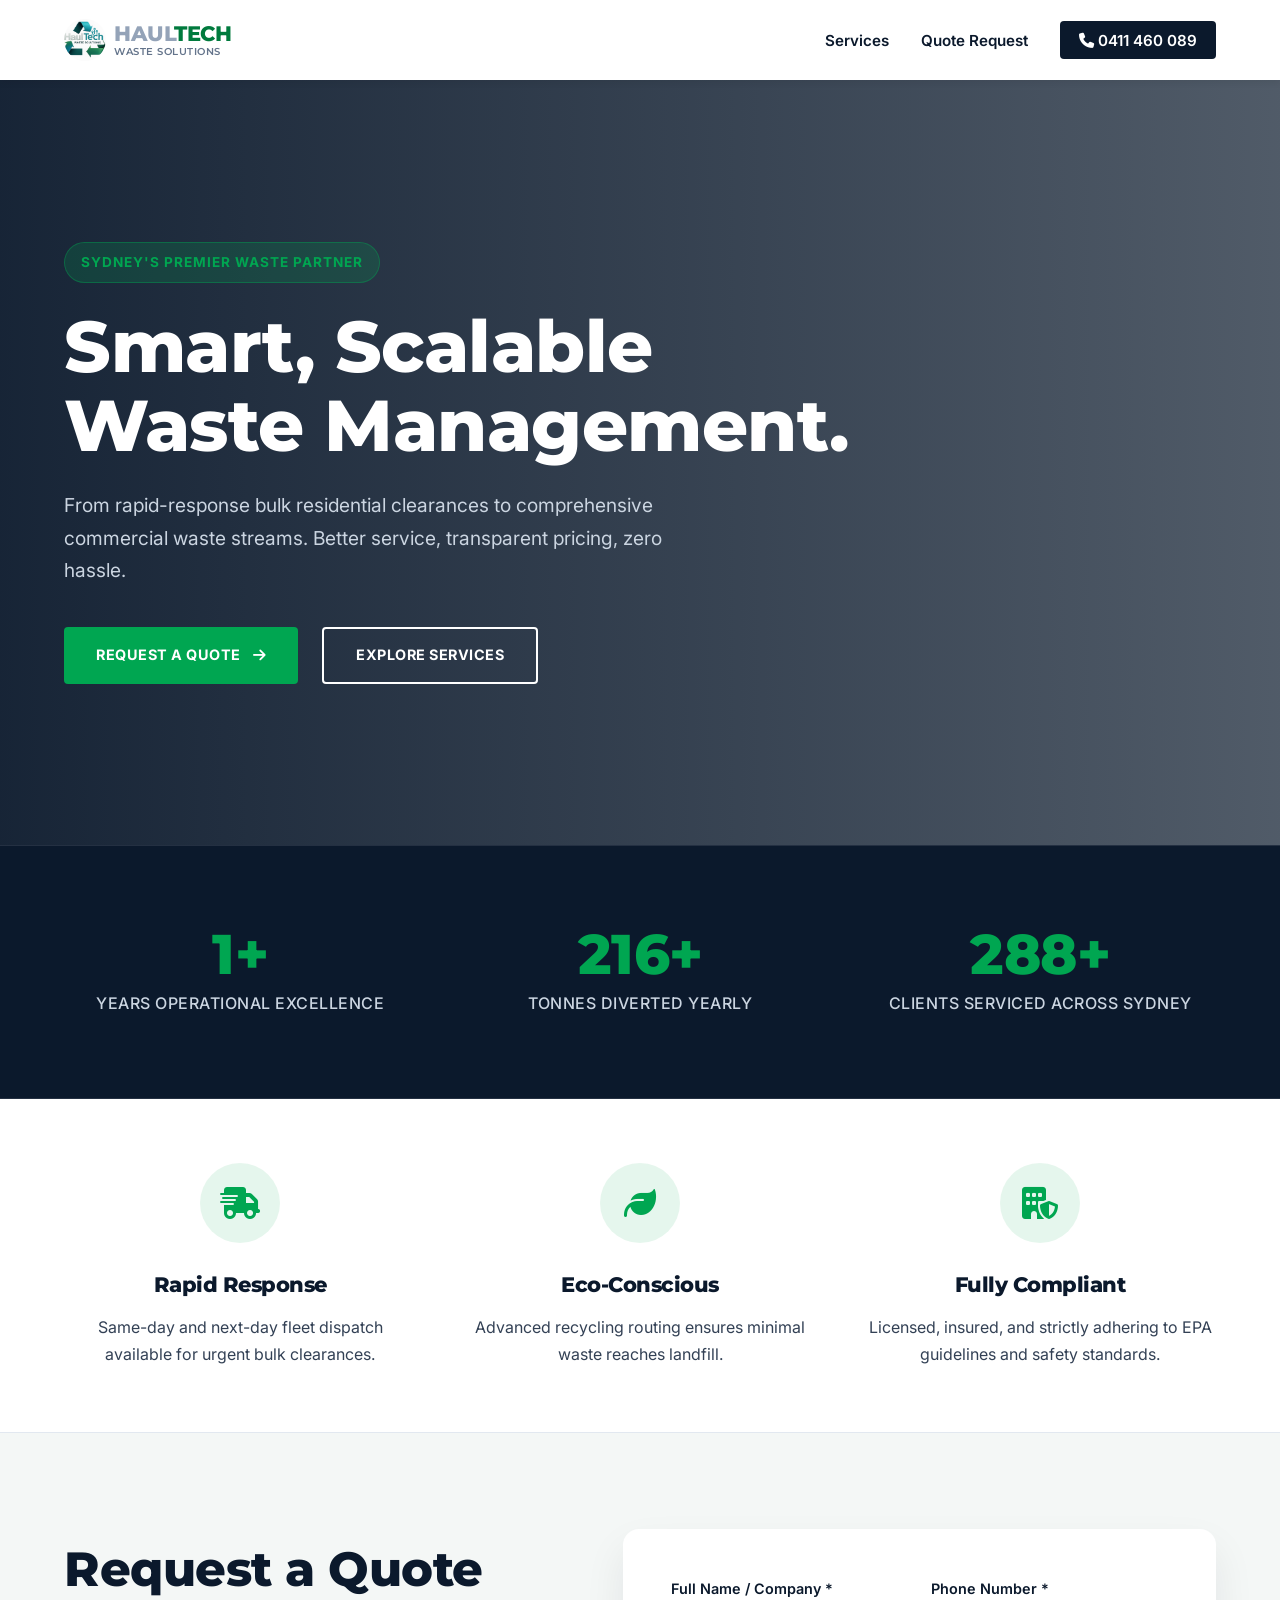
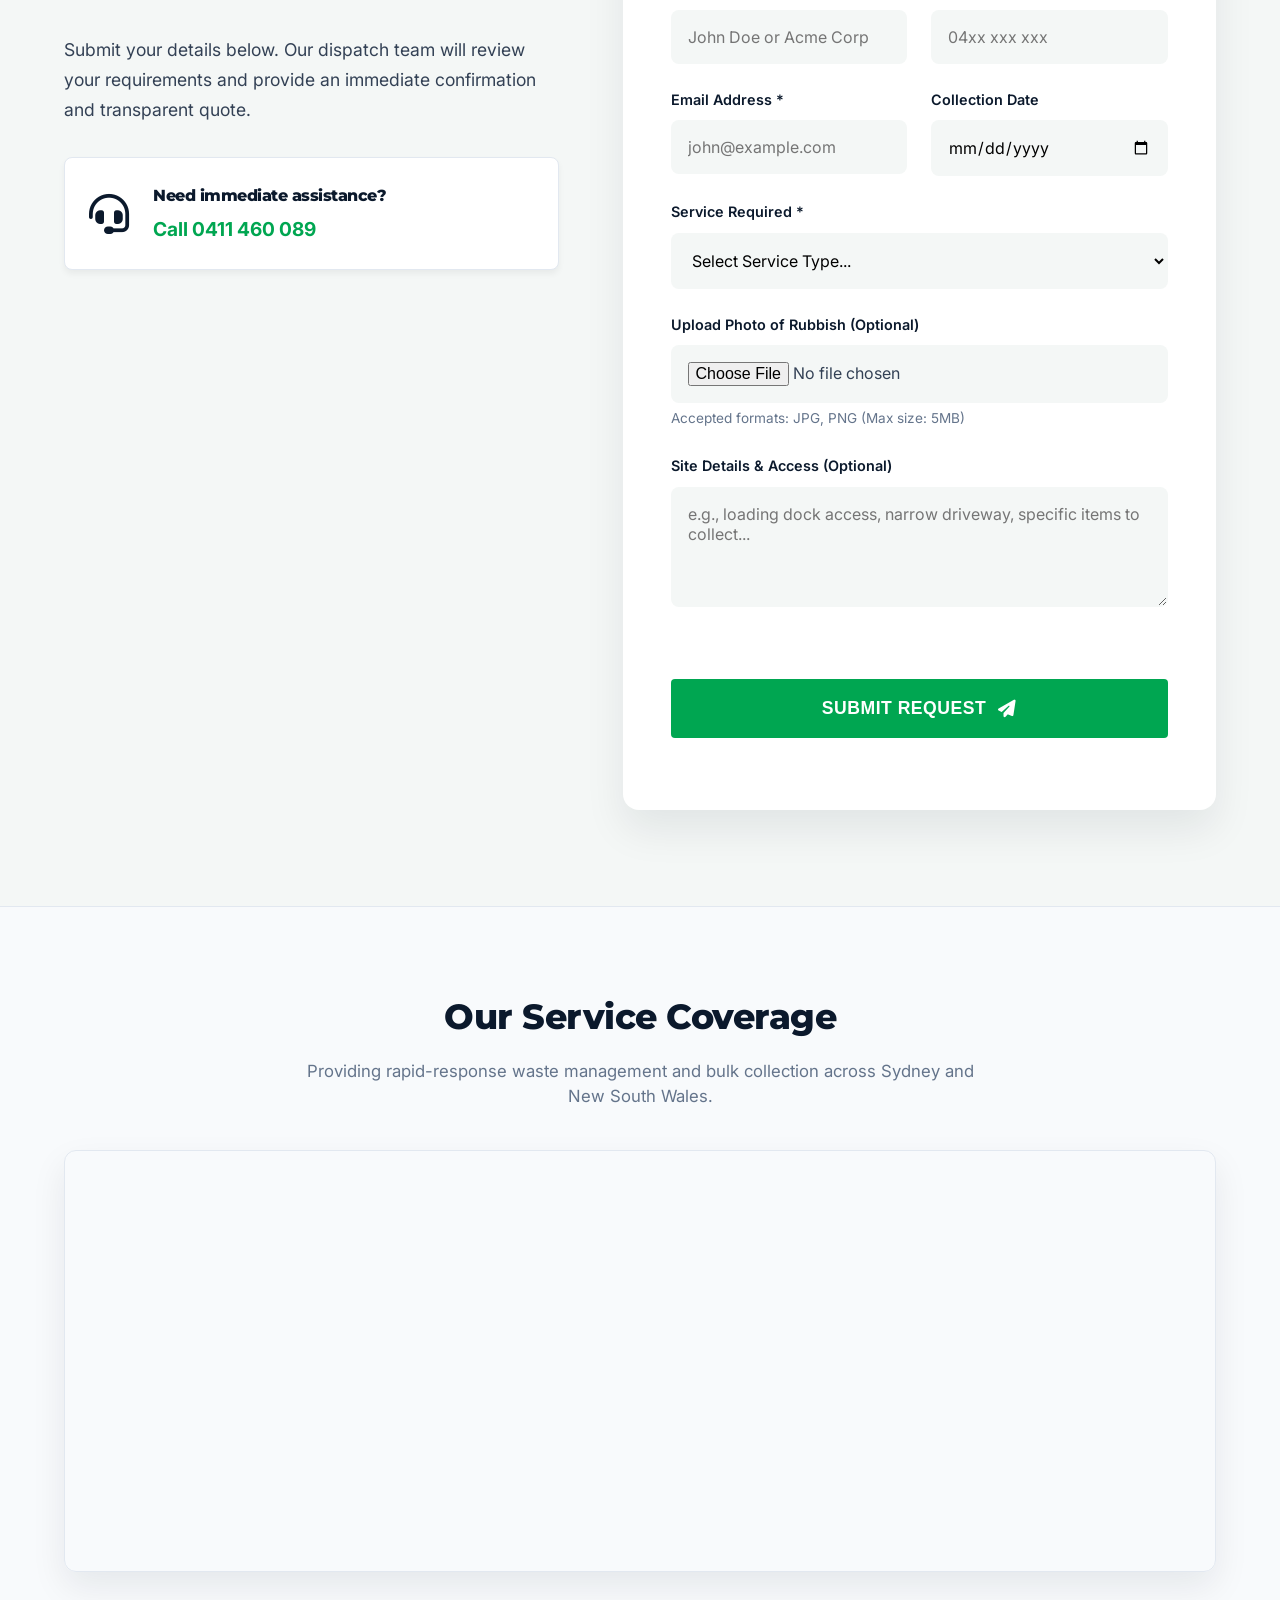
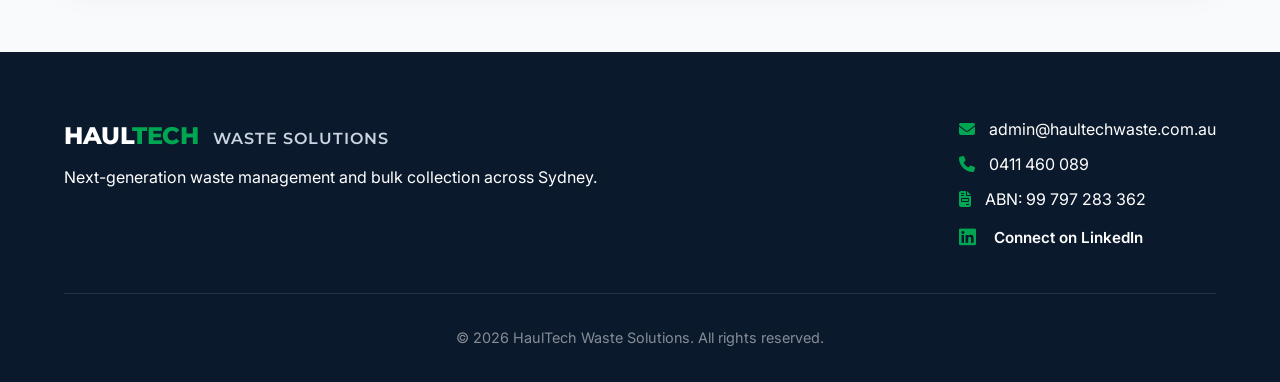
<file: index.html>
<!DOCTYPE html>
<html lang="en">
<head>
    <meta charset="UTF-8">
    <meta name="viewport" content="width=device-width, initial-scale=1.0">
    <link rel="icon" type="image/jpeg" href="IMG_9557.JPG">
    <title>HWS | Waste Management</title>
    <link href="https://fonts.googleapis.com/css2?family=Montserrat:wght@700;800&family=Inter:wght@400;500;600&display=swap" rel="stylesheet">
    <link rel="stylesheet" href="https://cdnjs.cloudflare.com/ajax/libs/font-awesome/6.4.0/css/all.min.css">
    <link rel="stylesheet" href="styles.css">
</head>
<body>

    <header class="navbar">
        <div class="logo">
            <a href="index.html" class="logo-container">
                <img src="IMG_9557.JPG" alt="HaulTech Logo" class="logo-img">
                <div class="logo-text">
                    <span class="brand-name">HAUL<span>TECH</span></span>
                    <span class="tagline">WASTE SOLUTIONS</span>
                </div>
            </a>
        </div>

        <div class="menu-toggle" id="mobile-menu">
            <i class="fa-solid fa-bars"></i>
        </div>

        <nav class="nav-menu">
            <ul class="nav-list">
                <li><a href="services.html">Services</a></li>
                <li><a href="index.html#booking">Quote Request</a></li>
                <li>
                    <a href="tel:0411460089" class="btn-nav-call">
                        <i class="fa-solid fa-phone"></i> <span class="phone-number"> 0411 460 089</span>
                    </a>
                </li>
            </ul>
        </nav>
    </header>

    <section class="hero">
        <div class="hero-overlay"></div>
        <div class="hero-content fade-in-up">
            <span class="badge">Sydney's Premier Waste Partner</span>
            <h1>Smart, Scalable Waste Management.</h1>
            <p>From rapid-response bulk residential clearances to comprehensive commercial waste streams. Better service, transparent pricing, zero hassle.</p>
            
            <div class="hero-buttons">
                <a href="#booking" class="btn-primary btn-lg">Request a Quote <i class="fa-solid fa-arrow-right"></i></a>
                <a href="services.html" class="btn-outline-light btn-lg">Explore Services</a>
            </div>
        </div>
    </section>

    <section class="stats-section">
        <div class="stats-grid">
            <div class="stat-item">
                <h2 class="counter" data-target="1" data-suffix="+">0</h2>
                <p>Years Operational Excellence</p>
            </div>
            <div class="stat-item">
                <h2 class="counter" data-target="750" data-suffix="+">0</h2>
                <p>Tonnes Diverted Yearly</p>
            </div>
            <div class="stat-item">
                <h2 class="counter" data-target="1000" data-suffix="+">0</h2>
                <p>Clients Serviced Across Sydney</p>
            </div>
        </div>
    </section>

    <section class="trust-section">
        <div class="trust-grid">
            <div class="trust-item">
                <div class="icon-circle"><i class="fa-solid fa-truck-fast"></i></div>
                <h3>Rapid Response</h3>
                <p>Same-day and next-day fleet dispatch available for urgent bulk clearances.</p>
            </div>
            <div class="trust-item">
                <div class="icon-circle"><i class="fa-solid fa-leaf"></i></div>
                <h3>Eco-Conscious</h3>
                <p>Advanced recycling routing ensures minimal waste reaches landfill.</p>
            </div>
            <div class="trust-item">
                <div class="icon-circle"><i class="fa-solid fa-building-shield"></i></div>
                <h3>Fully Compliant</h3>
                <p>Licensed, insured, and strictly adhering to EPA guidelines and safety standards.</p>
            </div>
        </div>
    </section>

    <section id="booking" class="booking-section">
        <div class="booking-container">
            <div class="booking-text">
                <h2>Request a Quote</h2>
                <p>Submit your details below. Our dispatch team will review your requirements and provide an immediate confirmation and transparent quote.</p>
                
                <div class="contact-card">
                    <i class="fa-solid fa-headset"></i>
                    <div>
                        <h4>Need immediate assistance?</h4>
                        <a href="tel:0411460089">Call 0411 460 089</a>
                    </div>
                </div>
            </div>

            <div class="booking-form-wrapper">
                <form id="bookingForm" action="https://api.web3forms.com/submit" method="POST" enctype="multipart/form-data">
    <input type="hidden" name="access_key" value="d04e85ba-3c65-4152-a15e-66b046888e22">
    <input type="checkbox" name="botcheck" style="display: none;">

    <div class="form-row">
        <div class="form-group">
            <label>Full Name / Company <span class="required">*</span></label>
            <input type="text" name="name" required placeholder="John Doe or Acme Corp">
        </div>
        <div class="form-group">
            <label>Phone Number <span class="required">*</span></label>
            <input type="tel" name="phone" required placeholder="04xx xxx xxx">
        </div>
    </div>

    <div class="form-row">
        <div class="form-group">
            <label>Email Address <span class="required">*</span></label>
            <input type="email" name="email" required placeholder="john@example.com">
        </div>
        <div class="form-group">
    <label for="date">Collection Date</label>
    <input type="date" id="date" name="collection_date">
</div>
    </div>

    <div class="form-group">
        <label>Service Required <span class="required">*</span></label>
        <select name="waste-type" required>
            <option value="">Select Service Type...</option>
            <option value="One-Off Bulk Clearance">One-Off Bulk Rubbish Clearance</option>
            <option value="Ongoing Commercial">Ongoing Commercial/Business Service</option>
            <option value="Construction Waste">Construction/Job Site Waste</option>
            <option value="Recycling Solutions">Dedicated Recycling Solutions</option>
            <option value="Other">Other / Unsure</option>
        </select>
    </div>

    <div class="form-group">
        <label>Upload Photo of Rubbish (Optional)</label>
        <input type="file" name="attachment" accept="image/*" class="file-input">
        <small style="color: #64748b; font-size: 0.85rem; display: block; margin-top: 4px;">Accepted formats: JPG, PNG (Max size: 5MB)</small>
    </div>

    <div class="form-group">
        <label>Site Details & Access (Optional)</label>
        <textarea name="message" rows="3" placeholder="e.g., loading dock access, narrow driveway, specific items to collect..."></textarea>
    </div>

    <div class="form-group" style="display: flex; justify-content: center; margin-bottom: 1.5rem;">
        <div class="h-captcha" data-captcha="true"></div>
    </div>

    <button type="submit" class="btn-primary block btn-submit">Submit Request <i class="fa-solid fa-paper-plane"></i></button>
    <div id="formStatus" class="form-status"></div>
</form>
            </div>
        </div>
    </section>

    <section class="map-section">
        <div class="map-header">
            <h2>Our Service Coverage</h2>
            <p>Providing rapid-response waste management and bulk collection across Sydney and New South Wales.</p>
        </div>
        <div class="map-container">
            <iframe 
                src="https://maps.google.com/maps?q=Sydney+New+South+Wales&t=&z=10&ie=UTF8&iwloc=&output=embed" 
                width="100%" 
                height="400" 
                style="border:0;" 
                allowfullscreen="" 
                loading="lazy" 
                referrerpolicy="no-referrer-when-downgrade"
                title="HaulTech Service Area Map">
            </iframe>
        </div>
    </section>

    <footer>
        <div class="footer-container">
            <div class="footer-brand">
                <h2>HAUL<span>TECH</span> <span style="font-size: 1rem; font-weight: 600; color: #cbd5e1; letter-spacing: 1px; margin-left: 8px;">WASTE SOLUTIONS</span></h2>
                <p>Next-generation waste management and bulk collection across Sydney.</p>
            </div>
            <div class="footer-contact">
    <p><i class="fa-solid fa-envelope"></i> <a href="mailto:admin@haultechwaste.com.au">admin@haultechwaste.com.au</a></p>
    <p><i class="fa-solid fa-phone"></i> <a href="tel:0411460089">0411 460 089</a></p>
    <p class="footer-abn"><i class="fa-solid fa-file-invoice"></i> ABN: 99 797 283 362</p>
    <p class="footer-social">
        <a href="https://www.linkedin.com/company/107852363/" target="_blank" rel="noopener noreferrer">
            <i class="fa-brands fa-linkedin"></i> Connect on LinkedIn
        </a>
    </p>
</div>
        </div>
        <div class="footer-bottom">
            <p>&copy; 2026 HaulTech Waste Solutions. All rights reserved.</p>
        </div>
    </footer>

    <script src="https://web3forms.com/client/script.js" async defer></script>
    <script src="script.js"></script>
</body>
</html>
</file>
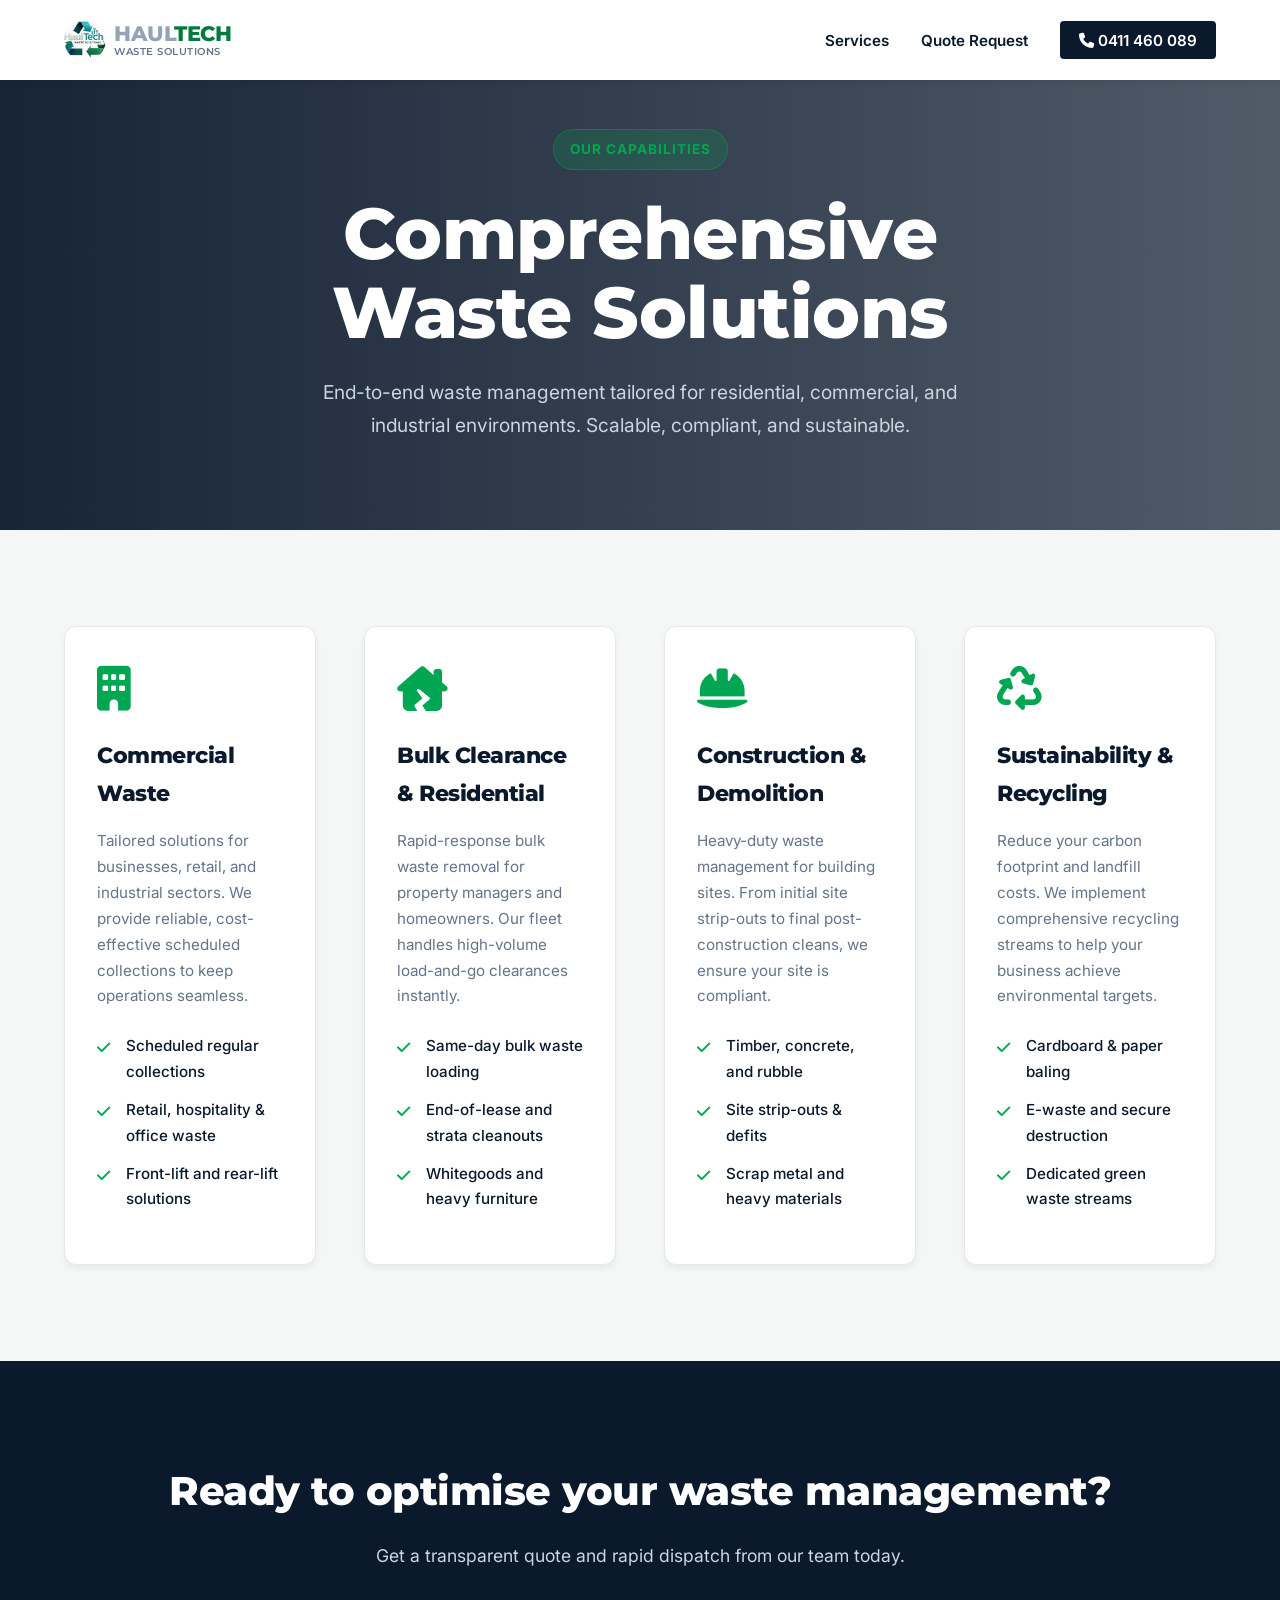
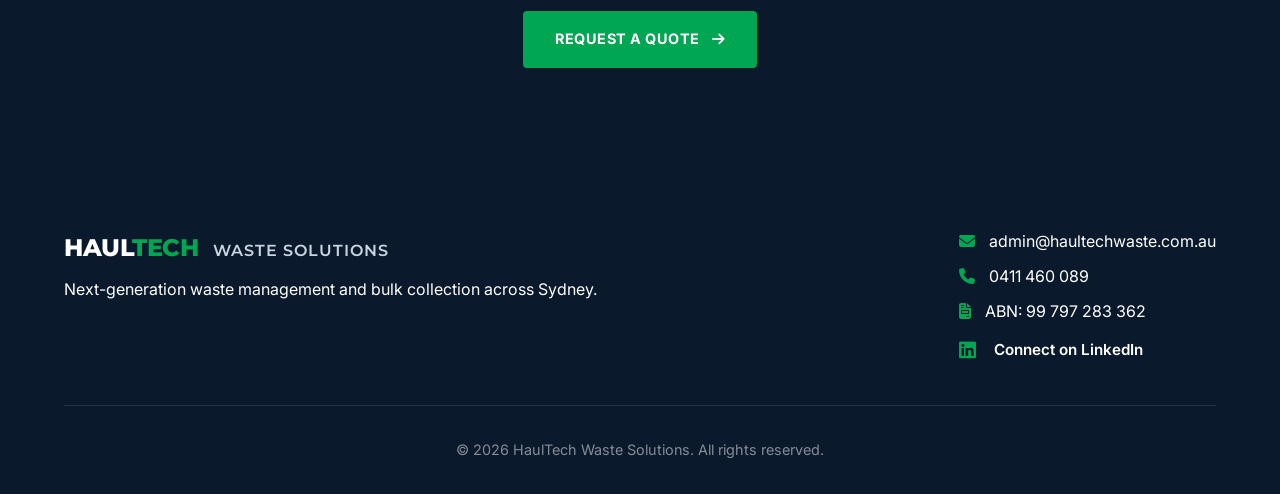
<file: services.html>
<!DOCTYPE html>
<html lang="en">
<head>
    <meta charset="UTF-8">
    <meta name="viewport" content="width=device-width, initial-scale=1.0">
    <link rel="icon" type="image/jpeg" href="IMG_9557.JPG">
    <title>HWS | Services</title>
    <link href="https://fonts.googleapis.com/css2?family=Montserrat:wght@700;800&family=Inter:wght@400;500;600&display=swap" rel="stylesheet">
    <link rel="stylesheet" href="https://cdnjs.cloudflare.com/ajax/libs/font-awesome/6.4.0/css/all.min.css">
    <link rel="stylesheet" href="styles.css">
</head>
<body>

    <header class="navbar">
        <div class="logo">
            <a href="index.html" class="logo-container">
                <img src="IMG_9557.JPG" alt="HaulTech Logo" class="logo-img">
                <div class="logo-text">
                    <span class="brand-name">HAUL<span>TECH</span></span>
                    <span class="tagline">WASTE SOLUTIONS</span>
                </div>
            </a>
        </div>

        <div class="menu-toggle" id="mobile-menu">
            <i class="fa-solid fa-bars"></i>
        </div>

        <nav class="nav-menu">
            <ul class="nav-list">
                <li><a href="services.html">Services</a></li>
                <li><a href="index.html#booking">Quote Request</a></li>
                <li>
                    <a href="tel:0411460089" class="btn-nav-call">
                        <i class="fa-solid fa-phone"></i> <span class="phone-number"> 0411 460 089</span>
                    </a>
                </li>
            </ul>
        </nav>
    </header>

    <section class="hero hero-inner">
        <div class="hero-overlay"></div>
        <div class="hero-content fade-in-up" style="text-align: center; margin: 0 auto;">
            <span class="badge">Our Capabilities</span>
            <h1>Comprehensive Waste Solutions</h1>
            <p>End-to-end waste management tailored for residential, commercial, and industrial environments. Scalable, compliant, and sustainable.</p>
        </div>
    </section>

    <section class="services-showcase">
        <div class="services-showcase-grid">
            
            <div class="service-card-premium">
                <i class="fa-solid fa-building icon"></i>
                <h3>Commercial Waste</h3>
                <p>Tailored solutions for businesses, retail, and industrial sectors. We provide reliable, cost-effective scheduled collections to keep operations seamless.</p>
                <ul>
                    <li>Scheduled regular collections</li>
                    <li>Retail, hospitality & office waste</li>
                    <li>Front-lift and rear-lift solutions</li>
                </ul>
            </div>

            <div class="service-card-premium">
                <i class="fa-solid fa-house-chimney-crack icon"></i>
                <h3>Bulk Clearance & Residential</h3>
                <p>Rapid-response bulk waste removal for property managers and homeowners. Our fleet handles high-volume load-and-go clearances instantly.</p>
                <ul>
                    <li>Same-day bulk waste loading</li>
                    <li>End-of-lease and strata cleanouts</li>
                    <li>Whitegoods and heavy furniture</li>
                </ul>
            </div>

            <div class="service-card-premium">
                <i class="fa-solid fa-helmet-safety icon"></i>
                <h3>Construction & Demolition</h3>
                <p>Heavy-duty waste management for building sites. From initial site strip-outs to final post-construction cleans, we ensure your site is compliant.</p>
                <ul>
                    <li>Timber, concrete, and rubble</li>
                    <li>Site strip-outs & defits</li>
                    <li>Scrap metal and heavy materials</li>
                </ul>
            </div>

            <div class="service-card-premium">
                <i class="fa-solid fa-recycle icon"></i>
                <h3>Sustainability & Recycling</h3>
                <p>Reduce your carbon footprint and landfill costs. We implement comprehensive recycling streams to help your business achieve environmental targets.</p>
                <ul>
                    <li>Cardboard & paper baling</li>
                    <li>E-waste and secure destruction</li>
                    <li>Dedicated green waste streams</li>
                </ul>
            </div>

        </div>
    </section>

    <section class="cta-banner">
        <h2>Ready to optimise your waste management?</h2>
        <p>Get a transparent quote and rapid dispatch from our team today.</p>
        <a href="index.html#booking" class="btn-primary btn-lg">Request a Quote <i class="fa-solid fa-arrow-right"></i></a>
    </section>

    <footer>
        <div class="footer-container">
            <div class="footer-brand">
                <h2>HAUL<span>TECH</span> <span style="font-size: 1rem; font-weight: 600; color: #cbd5e1; letter-spacing: 1px; margin-left: 8px;">WASTE SOLUTIONS</span></h2>
                <p>Next-generation waste management and bulk collection across Sydney.</p>
            </div>
             <div class="footer-contact">
    <p><i class="fa-solid fa-envelope"></i> <a href="mailto:admin@haultechwaste.com.au">admin@haultechwaste.com.au</a></p>
    <p><i class="fa-solid fa-phone"></i> <a href="tel:0411460089">0411 460 089</a></p>
    <p class="footer-abn"><i class="fa-solid fa-file-invoice"></i> ABN: 99 797 283 362</p>
    <p class="footer-social">
        <a href="https://www.linkedin.com/company/107852363/" target="_blank" rel="noopener noreferrer">
            <i class="fa-brands fa-linkedin"></i> Connect on LinkedIn
        </a>
    </p>
</div>
        </div>
        <div class="footer-bottom">
            <p>&copy; 2026 HaulTech Waste Solutions. All rights reserved.</p>
        </div>
    </footer>

    <script src="script.js"></script>
</body>
</html>
</file>
<file: styles.css>
/* =========================================
   ENTERPRISE DESIGN SYSTEM & VARIABLES
   ========================================= */
:root {
    --primary-navy: #0B192C;
    --primary-green: #00A651; /* Vibrant, trustworthy green */
    --hover-green: #008741;
    --bg-light: #F4F7F6;
    --text-main: #334155;
    --text-muted: #64748B;
    --white: #ffffff;
    --border-color: #E2E8F0;
    --shadow-sm: 0 4px 6px rgba(0, 0, 0, 0.05);
    --shadow-lg: 0 20px 40px rgba(11, 25, 44, 0.08);
}

* {
    margin: 0;
    padding: 0;
    box-sizing: border-box;
}

html {
    scroll-behavior: smooth;
}

body {
    font-family: 'Inter', sans-serif;
    color: var(--text-main);
    background-color: var(--bg-light);
    line-height: 1.7;
    -webkit-font-smoothing: antialiased;
}

h1, h2, h3, h4 {
    font-family: 'Montserrat', sans-serif;
    color: var(--primary-navy);
    font-weight: 800;
    letter-spacing: -0.5px;
}

/* =========================================
   NAVIGATION (Corporate & Sleek)
   ========================================= */
.navbar {
    display: flex;
    justify-content: space-between;
    align-items: center;
    padding: 1.2rem 5%;
    background: var(--white);
    box-shadow: var(--shadow-sm);
    position: sticky;
    top: 0;
    z-index: 1000;
}

.logo a {
    text-decoration: none;
    font-family: 'Montserrat', sans-serif;
    font-size: 1.8rem;
    font-weight: 800;
    color: var(--primary-navy);
    display: flex;
    align-items: center;
    gap: 0.5rem;
}



span.brand-name {
    font-family: 'Montserrat', sans-serif;
    font-weight: 800;
    font-size: 1.3rem;
    color: #94A3B8 !important; /* Brighter, light metallic silver for "HAUL" */
    letter-spacing: -0.5px;
}

span.brand-name span {
    color: #007A3D !important; /* Rich, darker green for "TECH" */
}

@media(min-width: 768px) { .logo .tagline { display: block; } }

nav ul {
    list-style: none;
    display: flex;
    gap: 2rem;
    align-items: center;
}

nav a {
    text-decoration: none;
    color: var(--primary-navy);
    font-weight: 600;
    font-size: 0.95rem;
    transition: color 0.3s;
}

nav a:hover { color: var(--primary-green); }

/* Buttons */
.btn-nav-call {
    background: var(--primary-navy);
    color: var(--white);
    padding: 0.6rem 1.2rem;
    border-radius: 4px;
    transition: background 0.3s, transform 0.3s;
}
.btn-nav-call:hover {
    background: var(--primary-green);
    color: var(--white);
    transform: translateY(-2px);
}

.btn-primary {
    background: var(--primary-green);
    color: var(--white);
    padding: 1rem 2rem;
    border-radius: 4px;
    font-weight: 700;
    text-decoration: none;
    display: inline-flex;
    align-items: center;
    justify-content: center;
    gap: 0.75rem;
    border: none;
    cursor: pointer;
    transition: all 0.3s ease;
    text-transform: uppercase;
    letter-spacing: 0.5px;
    font-size: 0.9rem;
}

.btn-primary:hover {
    background: var(--hover-green);
    transform: translateY(-3px);
    box-shadow: 0 10px 20px rgba(0, 166, 81, 0.3);
}

.btn-outline-light {
    border: 2px solid var(--white);
    color: var(--white);
    padding: 0.9rem 2rem;
    border-radius: 4px;
    font-weight: 700;
    text-decoration: none;
    transition: all 0.3s ease;
    text-transform: uppercase;
    letter-spacing: 0.5px;
    font-size: 0.9rem;
}

.btn-outline-light:hover {
    background: var(--white);
    color: var(--primary-navy);
}

/* =========================================
   HERO SECTION (Cinematic & Bold)
   ========================================= */
.hero {
    position: relative;
    height: 85vh;
    min-height: 600px;
    display: flex;
    align-items: center;
    padding: 0 5%;
    background: url('https://images.unsplash.com/photo-1532996122724-e3c354a0b15b?auto=format&fit=crop&w=1920&q=80') center/cover;
}

.hero-overlay {
    position: absolute;
    inset: 0;
    background: linear-gradient(90deg, rgba(11, 25, 44, 0.95) 0%, rgba(11, 25, 44, 0.7) 100%);
    z-index: 1;
}

.hero-content {
    position: relative;
    z-index: 2;
    max-width: 800px;
    color: var(--white);
}

.badge {
    display: inline-block;
    background: rgba(0, 166, 81, 0.2);
    color: var(--primary-green);
    padding: 0.5rem 1rem;
    border-radius: 50px;
    font-weight: 700;
    font-size: 0.85rem;
    margin-bottom: 1.5rem;
    border: 1px solid rgba(0, 166, 81, 0.4);
    letter-spacing: 1px;
    text-transform: uppercase;
}

.hero h1 {
    color: var(--white);
    font-size: 4.5rem;
    line-height: 1.1;
    margin-bottom: 1.5rem;
}

.hero p {
    font-size: 1.2rem;
    color: #cbd5e1;
    margin-bottom: 2.5rem;
    max-width: 600px;
}

.hero-buttons {
    display: flex;
    gap: 1.5rem;
    flex-wrap: wrap;
}

/* Animation for Hero */
.fade-in-up {
    animation: fadeInUp 1s cubic-bezier(0.2, 0.8, 0.2, 1) forwards;
}

@keyframes fadeInUp {
    from { opacity: 0; transform: translateY(40px); }
    to { opacity: 1; transform: translateY(0); }
}

/* =========================================
   TRUST SECTION (Corporate Capabilities)
   ========================================= */
.trust-section {
    padding: 4rem 5%;
    background: var(--white);
    border-bottom: 1px solid var(--border-color);
}

.trust-grid {
    max-width: 1200px;
    margin: 0 auto;
    display: grid;
    grid-template-columns: repeat(auto-fit, minmax(300px, 1fr));
    gap: 3rem;
    text-align: center;
}

.icon-circle {
    width: 80px;
    height: 80px;
    background: rgba(0, 166, 81, 0.1);
    color: var(--primary-green);
    border-radius: 50%;
    display: flex;
    align-items: center;
    justify-content: center;
    font-size: 2rem;
    margin: 0 auto 1.5rem auto;
    transition: transform 0.3s;
}

.trust-item:hover .icon-circle { transform: scale(1.1); }
.trust-item h3 { font-size: 1.3rem; margin-bottom: 0.75rem; }

/* =========================================
   BOOKING SECTION (Split Layout)
   ========================================= */
.booking-section {
    padding: 6rem 5%;
    max-width: 1400px;
    margin: 0 auto;
}

.booking-container {
    display: grid;
    grid-template-columns: 1fr 1.2fr;
    gap: 4rem;
    align-items: start;
}

@media(max-width: 992px) {
    .booking-container { grid-template-columns: 1fr; }
    .hero h1 { font-size: 3rem; }
}

.booking-text h2 {
    font-size: 3rem;
    margin-bottom: 1.5rem;
}

.booking-text p {
    font-size: 1.1rem;
    margin-bottom: 2rem;
}

.contact-card {
    background: var(--white);
    padding: 1.5rem;
    border-radius: 8px;
    display: flex;
    align-items: center;
    gap: 1.5rem;
    border: 1px solid var(--border-color);
    box-shadow: var(--shadow-sm);
}

.contact-card i {
    font-size: 2.5rem;
    color: var(--primary-navy);
}

.contact-card h4 { font-size: 1rem; margin-bottom: 0.25rem; }
.contact-card a {
    color: var(--primary-green);
    font-weight: 700;
    text-decoration: none;
    font-size: 1.2rem;
}

/* Premium Form Styling */
.booking-form-wrapper {
    background: var(--white);
    padding: 3rem;
    border-radius: 16px;
    box-shadow: var(--shadow-lg);
}

.form-row {
    display: grid;
    grid-template-columns: 1fr 1fr;
    gap: 1.5rem;
}

@media(max-width: 600px) {
    .form-row { grid-template-columns: 1fr; gap: 0; }
    .booking-form-wrapper { padding: 2rem 1.5rem; }
}

.form-group { margin-bottom: 1.5rem; }
.form-group label {
    display: block;
    margin-bottom: 0.5rem;
    font-weight: 600;
    font-size: 0.9rem;
    color: var(--primary-navy);
}

.form-group input, 
.form-group select, 
.form-group textarea {
    width: 100%;
    padding: 1rem;
    background: var(--bg-light);
    border: 1px solid transparent;
    border-radius: 8px;
    font-family: 'Inter', sans-serif;
    font-size: 1rem;
    transition: all 0.3s;
}

.form-group input:focus, 
.form-group select:focus, 
.form-group textarea:focus {
    outline: none;
    border: 1px solid var(--primary-green);
    background: var(--white);
    box-shadow: 0 0 0 4px rgba(0, 166, 81, 0.1);
}

.form-group textarea { resize: vertical; min-height: 120px; }

.btn-submit { width: 100%; margin-top: 1rem; padding: 1.2rem; font-size: 1.1rem; }

.form-status { margin-top: 1.5rem; font-weight: 600; text-align: center; }

/* =========================================
   CORPORATE FOOTER
   ========================================= */
footer {
    background: var(--primary-navy);
    color: var(--white);
    padding: 4rem 5% 2rem;
}

.footer-container {
    max-width: 1200px;
    margin: 0 auto;
    display: flex;
    justify-content: space-between;
    flex-wrap: wrap;
    gap: 2rem;
    border-bottom: 1px solid rgba(255,255,255,0.1);
    padding-bottom: 2rem;
    margin-bottom: 2rem;
}

.footer-brand h2 { color: var(--white); margin-bottom: 0.5rem; }
.footer-brand span { color: var(--primary-green); }
.footer-contact p { margin-bottom: 0.5rem; }
.footer-contact a { color: var(--white); text-decoration: none; transition: color 0.3s; }
.footer-contact a:hover { color: var(--primary-green); }
.footer-contact i { color: var(--primary-green); margin-right: 10px; }

.footer-bottom { text-align: center; color: rgba(255,255,255,0.5); font-size: 0.9rem; }

/* =========================================
   SERVICES PAGE (Enterprise Layout)
   ========================================= */

/* Shorter Cinematic Hero for Subpages */
.hero-inner {
    height: 50vh;
    min-height: 400px;
}

/* Services Layout */
.services-showcase {
    padding: 6rem 5%;
    max-width: 1400px;
    margin: 0 auto;
}

.services-showcase-grid {
    display: grid;
    grid-template-columns: repeat(1, 1fr);
    gap: 3rem;
}

@media(min-width: 768px) {
    .services-showcase-grid { grid-template-columns: repeat(2, 1fr); }
}

@media(min-width: 1100px) {
    .services-showcase-grid { grid-template-columns: repeat(4, 1fr); }
}

/* Premium Service Cards */
.service-card-premium {
    background: var(--white);
    border: 1px solid var(--border-color);
    border-radius: 12px;
    padding: 2.5rem 2rem;
    position: relative;
    overflow: hidden;
    transition: all 0.4s ease;
    box-shadow: var(--shadow-sm);
}

/* Animated Green Top Border on Hover */
.service-card-premium::before {
    content: '';
    position: absolute;
    top: 0;
    left: 0;
    width: 100%;
    height: 4px;
    background: var(--primary-green);
    transform: scaleX(0);
    transform-origin: left;
    transition: transform 0.4s ease;
}

.service-card-premium:hover {
    transform: translateY(-10px);
    box-shadow: var(--shadow-lg);
    border-color: transparent;
}

.service-card-premium:hover::before {
    transform: scaleX(1);
}

.service-card-premium .icon {
    font-size: 2.8rem;
    color: var(--primary-green);
    margin-bottom: 1.5rem;
}

.service-card-premium h3 {
    font-size: 1.4rem;
    margin-bottom: 1rem;
}

.service-card-premium p {
    color: var(--text-muted);
    margin-bottom: 1.5rem;
    font-size: 0.95rem;
}

/* Custom Checkmark List using FontAwesome */
.service-card-premium ul {
    list-style: none;
}

.service-card-premium ul li {
    position: relative;
    padding-left: 1.8rem;
    margin-bottom: 0.75rem;
    font-weight: 500;
    font-size: 0.95rem;
    color: var(--primary-navy);
}

.service-card-premium ul li::before {
    content: '\f00c';
    font-family: 'Font Awesome 6 Free';
    font-weight: 900;
    position: absolute;
    left: 0;
    top: 2px;
    color: var(--primary-green);
}

/* Call to Action Banner */
.cta-banner {
    background: var(--primary-navy);
    padding: 6rem 5%;
    text-align: center;
}

.cta-banner h2 {
    color: var(--white);
    margin-bottom: 1rem;
    font-size: 2.5rem;
}

.cta-banner p {
    color: #cbd5e1;
    margin-bottom: 2.5rem;
    font-size: 1.1rem;
}

/* =========================================
   BY THE NUMBERS / STATS SECTION
   ========================================= */
.stats-section {
    background: var(--primary-navy);
    color: var(--white);
    padding: 5rem 5%;
    border-top: 1px solid rgba(255, 255, 255, 0.1);
    border-bottom: 1px solid rgba(255, 255, 255, 0.1);
}

.stats-grid {
    max-width: 1200px;
    margin: 0 auto;
    display: grid;
    grid-template-columns: repeat(1, 1fr);
    gap: 3rem;
    text-align: center;
}

@media(min-width: 768px) {
    .stats-grid {
        grid-template-columns: repeat(2, 1fr);
    }
}

@media(min-width: 1024px) {
    .stats-grid {
        grid-template-columns: repeat(3, 1fr);
    }
}

.stat-item h2 {
    font-size: 3.5rem;
    color: var(--primary-green);
    font-family: 'Montserrat', sans-serif;
    font-weight: 800;
    margin-bottom: 0.5rem;
    line-height: 1;
}

.stat-item .abn-code {
    font-size: 1.6rem;
    color: var(--primary-green);
    font-family: 'Montserrat', sans-serif;
    font-weight: 700;
    margin-bottom: 0.8rem;
    letter-spacing: 0.5px;
    padding-top: 0.5rem;
}

.stat-item p {
    color: #cbd5e1;
    font-size: 1rem;
    font-weight: 500;
    text-transform: uppercase;
    letter-spacing: 0.5px;
}

/* =========================================
   PERFECT CENTERING FOR SERVICES PAGE HERO
   ========================================= */
.hero-inner .hero-content {
    text-align: center !important;
    margin-left: auto !important;
    margin-right: auto !important;
    width: 100%;
}

.hero-inner .hero-content p {
    text-align: center !important;
    margin-left: auto !important;
    margin-right: auto !important;
    max-width: 650px;
}

/* =========================================
   MOBILE HERO SECTION FIX (Prevents Text Cutoff)
   ========================================= */
@media(max-width: 768px) {
    .hero {
        height: auto !important;
        min-height: auto !important;
        padding: 5rem 5% 4rem 5% !important;
    }

    .hero-content h1 {
        font-size: 2.2rem !important;
        line-height: 1.2 !important;
        margin-bottom: 1rem !important;
    }

    .hero-content p {
        font-size: 1rem !important;
        line-height: 1.5 !important;
        margin-bottom: 1.5rem !important;
    }
}

/* =========================================
   3D & MOVING SERVICE ICONS (Fixed for Services Page)
   ========================================= */

/* Enable 3D perspective on both card styles */
.service-card,
.service-card-premium {
    transition: transform 0.4s cubic-bezier(0.16, 1, 0.3, 1), box-shadow 0.4s cubic-bezier(0.16, 1, 0.3, 1);
    transform-style: preserve-3d;
    perspective: 1000px;
}

/* 3D tilt effect when hovering either card type */
.service-card:hover,
.service-card-premium:hover {
    transform: translateY(-8px) rotateX(3deg) rotateY(-3deg);
    box-shadow: 0 20px 40px rgba(0, 166, 81, 0.15), 0 10px 20px rgba(11, 25, 44, 0.1);
}

/* Continuous floating movement for all icons */
.service-icon, 
.service-card i,
.service-card-premium .icon {
    animation: floatIcon 4s ease-in-out infinite;
    transform-style: preserve-3d;
    display: inline-block;
    transition: transform 0.4s ease, color 0.3s ease;
}

/* Keyframes for smooth floating motion */
@keyframes floatIcon {
    0% {
        transform: translateY(0px) rotate(0deg);
    }
    50% {
        transform: translateY(-8px) rotate(2deg);
    }
    100% {
        transform: translateY(0px) rotate(0deg);
    }
}

/* 3D pop effect when hovering over the cards */
.service-card:hover .service-icon,
.service-card:hover i,
.service-card-premium:hover .icon {
    animation-play-state: paused; 
    transform: translateY(-12px) translateZ(25px) scale(1.12);
    color: var(--primary-green);
    text-shadow: 0 10px 20px rgba(0, 166, 81, 0.3);
}

/* =========================================
   CUSTOM BRAND LOGO STYLING
   ========================================= */
.logo-container {
    display: flex;
    align-items: center;
    gap: 10px;
    text-decoration: none;
}

/* =========================================
   FORCED CIRCULAR HEADER LOGO
   ========================================= */
.logo-img {
    height: 42px !important;
    width: 42px !important;
    min-width: 42px !important;
    border-radius: 50% !important;
    object-fit: cover !important;
    display: block !important;
    transition: transform 0.3s ease;
}

.logo-container:hover .logo-img {
    transform: scale(1.03);
}

/* Mobile Adjustments for Circular Logo */
@media(max-width: 768px) {
    .logo-img {
        height: 36px !important;
        width: 36px !important;
        min-width: 36px !important;
    }
}

.logo-text {
    display: flex;
    flex-direction: column;
    line-height: 1.1;
}

/* =========================================
   TRUE SILVER & DARK GREEN BRAND LOGO
   ========================================= */
.brand-name {
    font-family: 'Montserrat', sans-serif;
    font-weight: 800;
    font-size: 1.3rem;
    color: #4B5563; /* Crisp, distinct steel-silver for "HAUL" */
    letter-spacing: -0.5px;
}

.brand-name span {
    color: #007A3D; /* Rich, darker green for "TECH" */
}

.tagline {
    font-family: 'Montserrat', sans-serif;
    font-weight: 600;
    font-size: 0.65rem;
    color: #64748b;
    letter-spacing: 0.5px;
    text-transform: uppercase;
}

@media(max-width: 768px) {
    .logo-img {
        height: 34px;
    }

    .brand-name {
        font-size: 1.05rem;
    }

    .tagline {
        display: none;
    }
}

/* =========================================
   SERVICE AREA MAP SECTION
   ========================================= */
.map-section {
    padding: 5rem 5%;
    background: #f8fafc;
    border-top: 1px solid var(--border-color);
    text-align: center;
}

.map-header {
    max-width: 700px;
    margin: 0 auto 2.5rem auto;
}

.map-header h2 {
    font-family: 'Montserrat', sans-serif;
    font-size: 2.2rem;
    font-weight: 800;
    color: var(--primary-navy);
    margin-bottom: 0.75rem;
}

.map-header p {
    font-size: 1.05rem;
    color: #64748b;
    line-height: 1.5;
}

.map-container {
    width: 100%;
    max-width: 1200px;
    margin: 0 auto;
    border-radius: 12px;
    overflow: hidden;
    box-shadow: 0 15px 35px rgba(11, 25, 44, 0.08);
    border: 1px solid var(--border-color);
}

.map-container iframe {
    width: 100%;
    height: 420px;
    display: block;
}

@media(max-width: 768px) {
    .map-section {
        padding: 3.5rem 4%;
    }

    .map-header h2 {
        font-size: 1.7rem;
    }

    .map-container iframe {
        height: 320px;
    }
}

/* =========================================
   MOBILE HAMBURGER MENU STYLING
   ========================================= */
.menu-toggle {
    display: none;
    cursor: pointer;
    font-size: 1.6rem;
    color: var(--primary-navy);
    transition: color 0.3s ease;
}

.menu-toggle:hover {
    color: var(--primary-green);
}

@media(max-width: 768px) {
    /* Ensures the logo and text remain visible on mobile */
    .logo-img {
        height: 34px !important;
        width: 34px !important;
        min-width: 34px !important;
        border-radius: 50% !important;
        object-fit: cover !important;
    }

    .brand-name {
        font-size: 1rem;
    }

    .tagline {
        display: block !important; /* Keeps "Waste Solutions" visible on mobile */
        font-size: 0.55rem;        /* Scales it down slightly to fit smaller screens */
    }

    .menu-toggle {
        display: block;
    }

    .nav-menu {
        position: absolute;
        top: 100%;
        left: 0;
        width: 100%;
        background: var(--white);
        box-shadow: 0 15px 30px rgba(11, 25, 44, 0.1);
        overflow: hidden;
        max-height: 0;
        transition: max-height 0.4s cubic-bezier(0.16, 1, 0.3, 1);
        border-bottom: 1px solid var(--border-color);
    }

    .nav-menu.active {
        max-height: 350px;
    }

    .nav-list {
        flex-direction: column;
        align-items: stretch !important;
        padding: 1.5rem 6%;
        gap: 1rem !important;
        width: 100%;
    }

    .nav-list li {
        width: 100%;
        text-align: left;
    }

    .nav-list a {
        display: block;
        width: 100%;
        padding: 0.5rem 0;
        font-size: 1.05rem;
    }

    .btn-nav-call {
        display: flex !important;
        justify-content: center;
        align-items: center;
        width: 100%;
        padding: 0.8rem 1rem !important;
        margin-top: 0.5rem;
    }
}

/* =========================================
   FOOTER SOCIAL LINK STYLING
   ========================================= */
.footer-social {
    margin-top: 0.75rem;
}

.footer-social a {
    color: var(--white);
    text-decoration: none;
    font-weight: 600;
    font-size: 0.95rem;
    display: inline-flex;
    align-items: center;
    gap: 8px;
    transition: color 0.3s ease;
}

.footer-social a i {
    color: var(--primary-green);
    font-size: 1.2rem;
    transition: transform 0.3s ease;
}

.footer-social a:hover {
    color: var(--primary-green);
}

.footer-social a:hover i {
    transform: scale(1.15);
}

/* =========================================
   FOOTER CONTACT HOVER MOVE EFFECT
   ========================================= */
.footer-contact p {
    transition: transform 0.3s ease;
}

.footer-contact p:hover {
    transform: translateX(8px); /* Smoothly slides the contact item to the right on hover */
}
</file>
